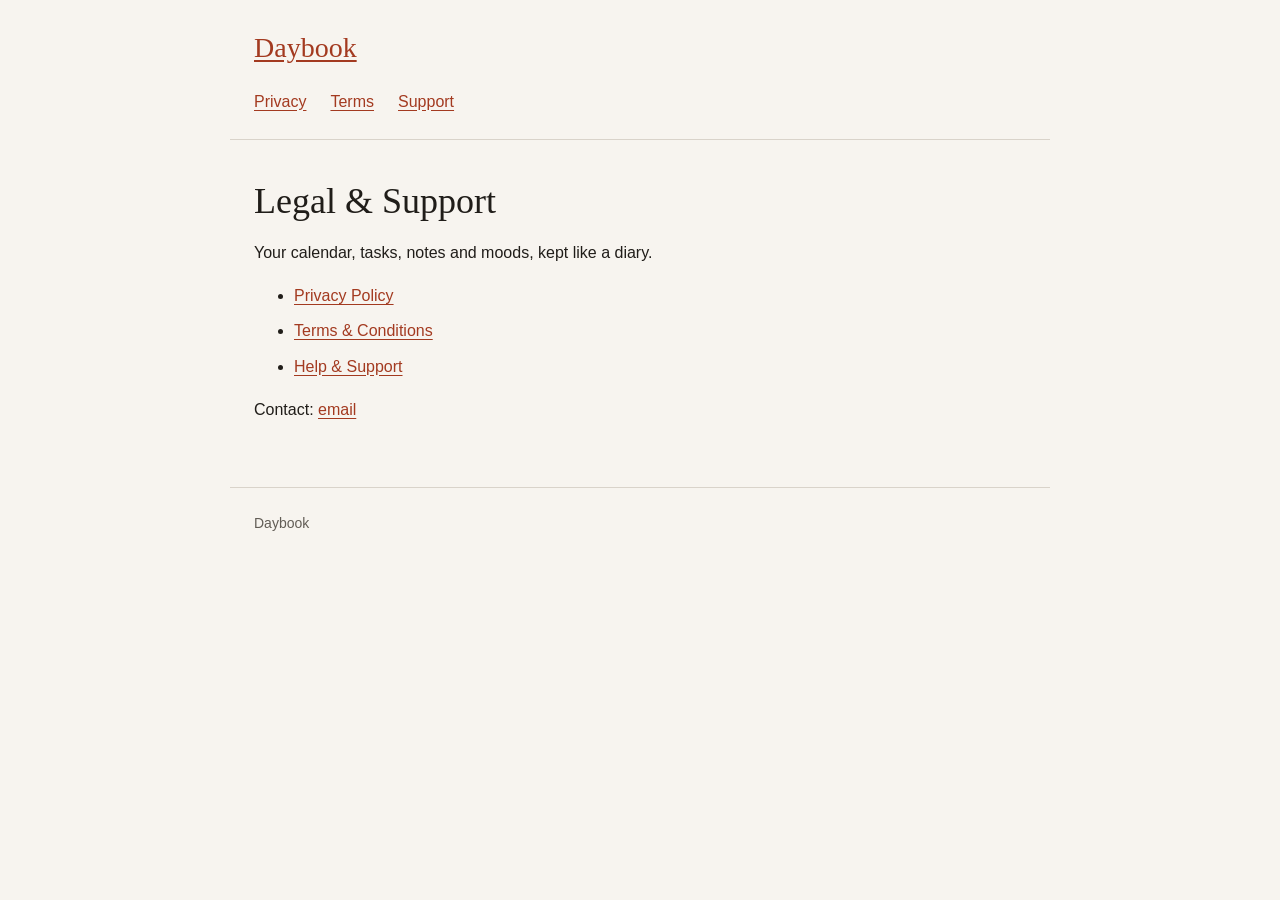
<file: index.html>
<!doctype html>
<html lang="en">
<head>
    <meta charset="utf-8">
    <meta name="viewport" content="width=device-width, initial-scale=1">
    <meta name="description" content="Privacy, terms and support for Daybook.">
    <title>Daybook Legal &amp; Support</title>
    <link rel="stylesheet" href="styles.css">
</head>
<body>
    <a class="skip" href="#content">Skip to content</a>
    <header>
        <a class="brand" href="index.html">Daybook</a>
        <nav aria-label="Legal pages">
            <a href="privacy-policy.html">Privacy</a>
            <a href="terms.html">Terms</a>
            <a href="support.html">Support</a>
        </nav>
    </header>
    <main id="content">
        <h1>Legal &amp; Support</h1>
        <p>Your calendar, tasks, notes and moods, kept like a diary.</p>
        <ul>
            <li><a href="privacy-policy.html">Privacy Policy</a></li>
            <li><a href="terms.html">Terms &amp; Conditions</a></li>
            <li><a href="support.html">Help &amp; Support</a></li>
        </ul>
        <p>Contact: <a href="mailto:bohomolnyi.dev@gmail.com">email</a></p>
    </main>
    <footer>Daybook</footer>
</body>
</html>
</file>
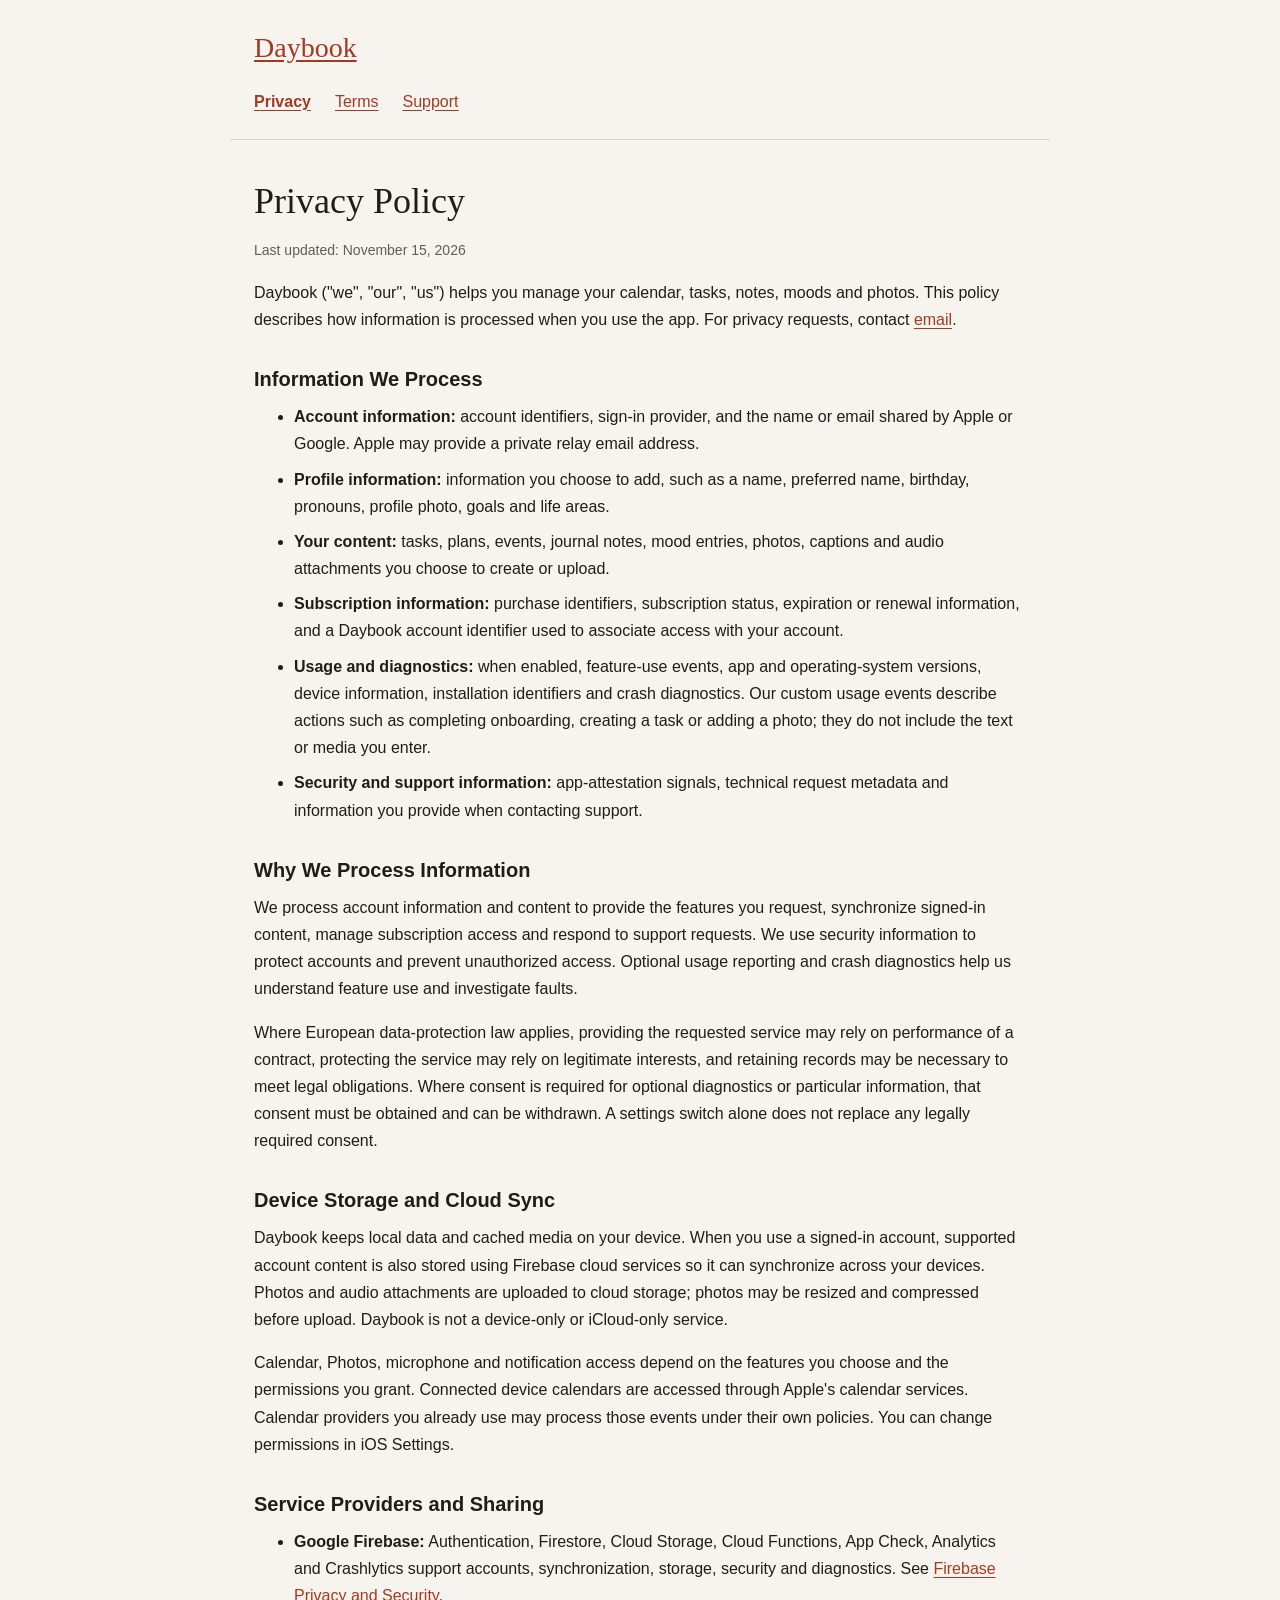
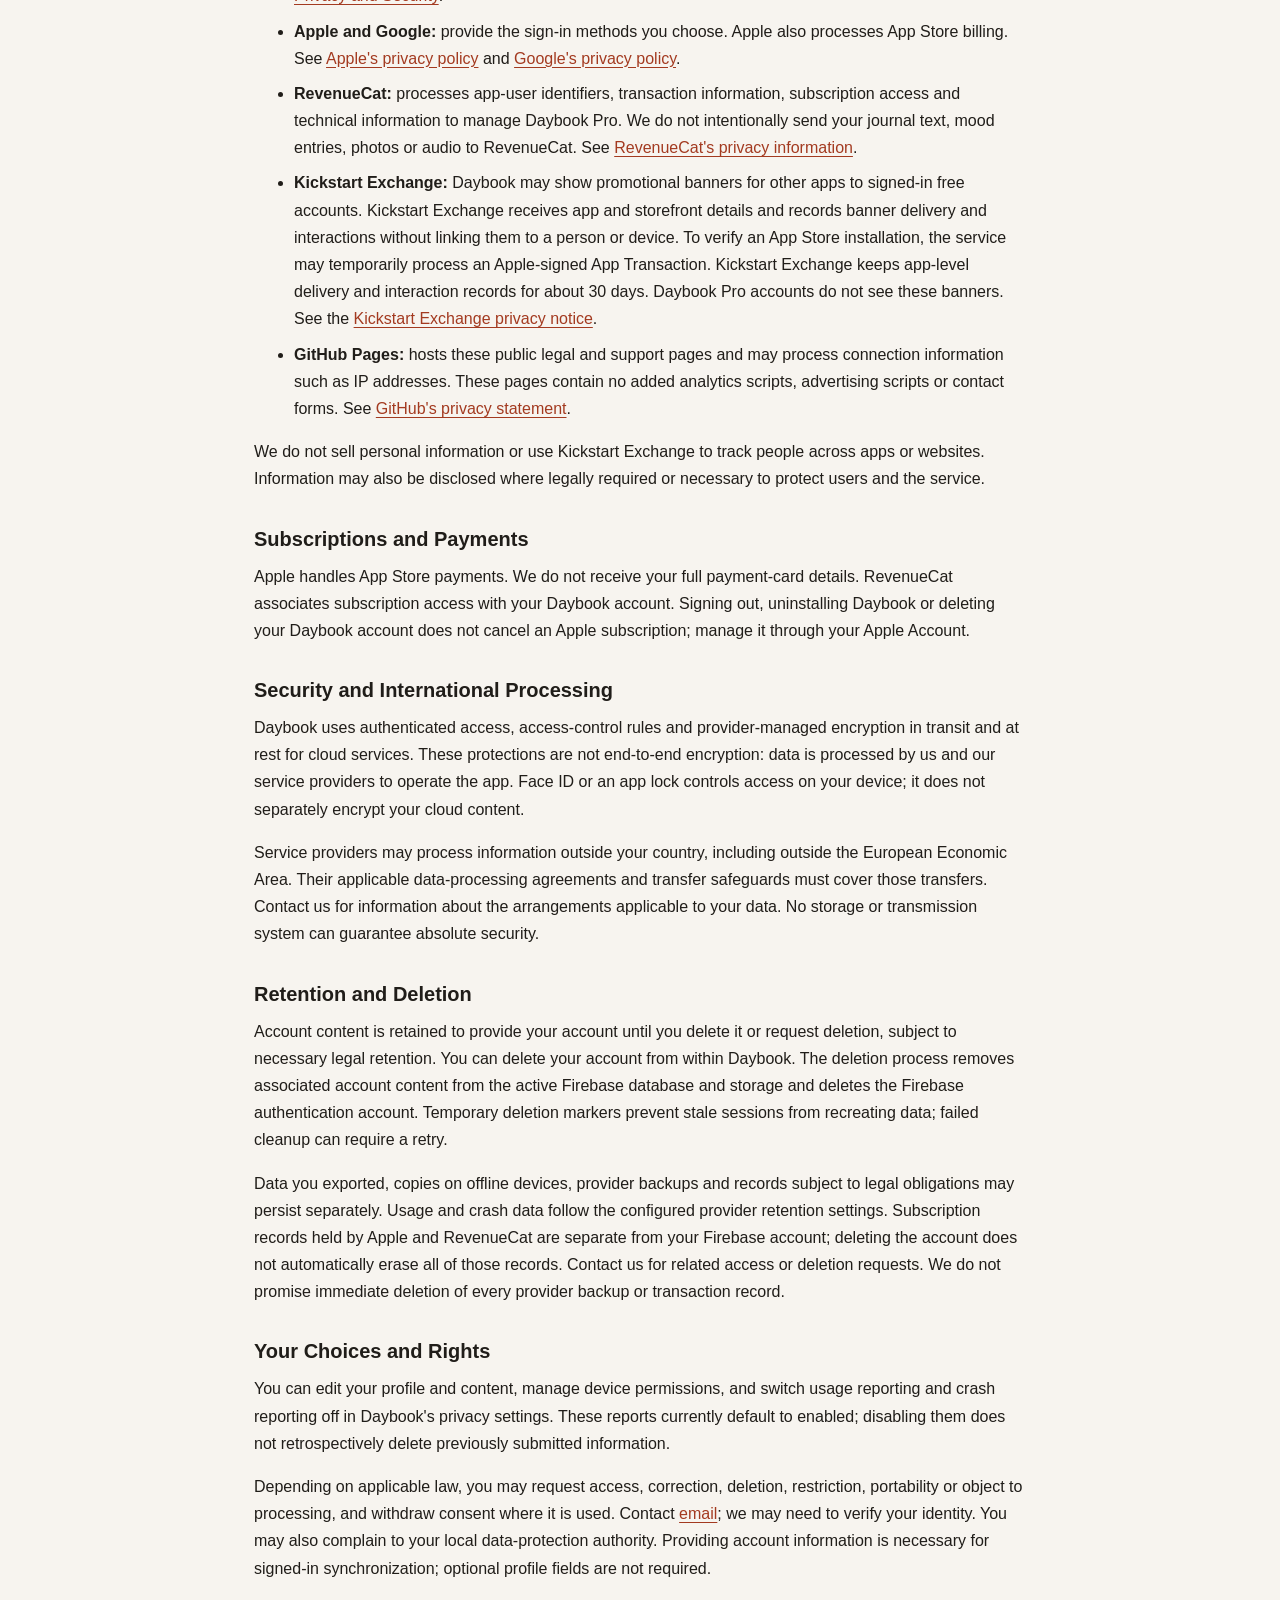
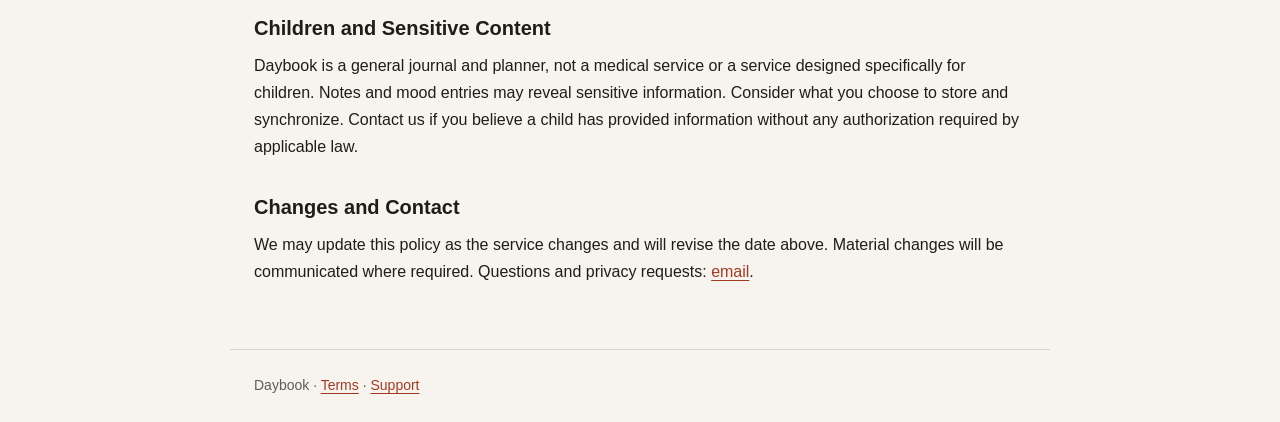
<file: privacy-policy.html>
<!doctype html>
<html lang="en">
<head>
    <meta charset="utf-8">
    <meta name="viewport" content="width=device-width, initial-scale=1">
    <meta name="description" content="How Daybook processes account details, journal content, subscriptions and diagnostics.">
    <title>Daybook Privacy Policy</title>
    <link rel="stylesheet" href="styles.css">
</head>
<body>
    <a class="skip" href="#content">Skip to content</a>
    <header>
        <a class="brand" href="index.html">Daybook</a>
        <nav aria-label="Legal pages">
            <a href="privacy-policy.html" aria-current="page">Privacy</a>
            <a href="terms.html">Terms</a>
            <a href="support.html">Support</a>
        </nav>
    </header>
    <main id="content">
        <h1>Privacy Policy</h1>
        <p class="meta">Last updated: November 15, 2026</p>
        <p>Daybook ("we", "our", "us") helps you manage your calendar, tasks, notes, moods and photos. This policy describes how information is processed when you use the app. For privacy requests, contact <a href="mailto:bohomolnyi.dev@gmail.com">email</a>.</p>

        <h2>Information We Process</h2>
        <ul>
            <li><strong>Account information:</strong> account identifiers, sign-in provider, and the name or email shared by Apple or Google. Apple may provide a private relay email address.</li>
            <li><strong>Profile information:</strong> information you choose to add, such as a name, preferred name, birthday, pronouns, profile photo, goals and life areas.</li>
            <li><strong>Your content:</strong> tasks, plans, events, journal notes, mood entries, photos, captions and audio attachments you choose to create or upload.</li>
            <li><strong>Subscription information:</strong> purchase identifiers, subscription status, expiration or renewal information, and a Daybook account identifier used to associate access with your account.</li>
            <li><strong>Usage and diagnostics:</strong> when enabled, feature-use events, app and operating-system versions, device information, installation identifiers and crash diagnostics. Our custom usage events describe actions such as completing onboarding, creating a task or adding a photo; they do not include the text or media you enter.</li>
            <li><strong>Security and support information:</strong> app-attestation signals, technical request metadata and information you provide when contacting support.</li>
        </ul>

        <h2>Why We Process Information</h2>
        <p>We process account information and content to provide the features you request, synchronize signed-in content, manage subscription access and respond to support requests. We use security information to protect accounts and prevent unauthorized access. Optional usage reporting and crash diagnostics help us understand feature use and investigate faults.</p>
        <p>Where European data-protection law applies, providing the requested service may rely on performance of a contract, protecting the service may rely on legitimate interests, and retaining records may be necessary to meet legal obligations. Where consent is required for optional diagnostics or particular information, that consent must be obtained and can be withdrawn. A settings switch alone does not replace any legally required consent.</p>

        <h2>Device Storage and Cloud Sync</h2>
        <p>Daybook keeps local data and cached media on your device. When you use a signed-in account, supported account content is also stored using Firebase cloud services so it can synchronize across your devices. Photos and audio attachments are uploaded to cloud storage; photos may be resized and compressed before upload. Daybook is not a device-only or iCloud-only service.</p>
        <p>Calendar, Photos, microphone and notification access depend on the features you choose and the permissions you grant. Connected device calendars are accessed through Apple's calendar services. Calendar providers you already use may process those events under their own policies. You can change permissions in iOS Settings.</p>

        <h2>Service Providers and Sharing</h2>
        <ul>
            <li><strong>Google Firebase:</strong> Authentication, Firestore, Cloud Storage, Cloud Functions, App Check, Analytics and Crashlytics support accounts, synchronization, storage, security and diagnostics. See <a href="https://firebase.google.com/support/privacy">Firebase Privacy and Security</a>.</li>
            <li><strong>Apple and Google:</strong> provide the sign-in methods you choose. Apple also processes App Store billing. See <a href="https://www.apple.com/legal/privacy/">Apple's privacy policy</a> and <a href="https://policies.google.com/privacy">Google's privacy policy</a>.</li>
            <li><strong>RevenueCat:</strong> processes app-user identifiers, transaction information, subscription access and technical information to manage Daybook Pro. We do not intentionally send your journal text, mood entries, photos or audio to RevenueCat. See <a href="https://www.revenuecat.com/privacy">RevenueCat's privacy information</a>.</li>
            <li><strong>Kickstart Exchange:</strong> Daybook may show promotional banners for other apps to signed-in free accounts. Kickstart Exchange receives app and storefront details and records banner delivery and interactions without linking them to a person or device. To verify an App Store installation, the service may temporarily process an Apple-signed App Transaction. Kickstart Exchange keeps app-level delivery and interaction records for about 30 days. Daybook Pro accounts do not see these banners. See the <a href="https://exchange.kickstart.tools/privacy">Kickstart Exchange privacy notice</a>.</li>
            <li><strong>GitHub Pages:</strong> hosts these public legal and support pages and may process connection information such as IP addresses. These pages contain no added analytics scripts, advertising scripts or contact forms. See <a href="https://docs.github.com/en/site-policy/privacy-policies/github-general-privacy-statement">GitHub's privacy statement</a>.</li>
        </ul>
        <p>We do not sell personal information or use Kickstart Exchange to track people across apps or websites. Information may also be disclosed where legally required or necessary to protect users and the service.</p>

        <h2>Subscriptions and Payments</h2>
        <p>Apple handles App Store payments. We do not receive your full payment-card details. RevenueCat associates subscription access with your Daybook account. Signing out, uninstalling Daybook or deleting your Daybook account does not cancel an Apple subscription; manage it through your Apple Account.</p>

        <h2>Security and International Processing</h2>
        <p>Daybook uses authenticated access, access-control rules and provider-managed encryption in transit and at rest for cloud services. These protections are not end-to-end encryption: data is processed by us and our service providers to operate the app. Face ID or an app lock controls access on your device; it does not separately encrypt your cloud content.</p>
        <p>Service providers may process information outside your country, including outside the European Economic Area. Their applicable data-processing agreements and transfer safeguards must cover those transfers. Contact us for information about the arrangements applicable to your data. No storage or transmission system can guarantee absolute security.</p>

        <h2>Retention and Deletion</h2>
        <p>Account content is retained to provide your account until you delete it or request deletion, subject to necessary legal retention. You can delete your account from within Daybook. The deletion process removes associated account content from the active Firebase database and storage and deletes the Firebase authentication account. Temporary deletion markers prevent stale sessions from recreating data; failed cleanup can require a retry.</p>
        <p>Data you exported, copies on offline devices, provider backups and records subject to legal obligations may persist separately. Usage and crash data follow the configured provider retention settings. Subscription records held by Apple and RevenueCat are separate from your Firebase account; deleting the account does not automatically erase all of those records. Contact us for related access or deletion requests. We do not promise immediate deletion of every provider backup or transaction record.</p>

        <h2>Your Choices and Rights</h2>
        <p>You can edit your profile and content, manage device permissions, and switch usage reporting and crash reporting off in Daybook's privacy settings. These reports currently default to enabled; disabling them does not retrospectively delete previously submitted information.</p>
        <p>Depending on applicable law, you may request access, correction, deletion, restriction, portability or object to processing, and withdraw consent where it is used. Contact <a href="mailto:bohomolnyi.dev@gmail.com">email</a>; we may need to verify your identity. You may also complain to your local data-protection authority. Providing account information is necessary for signed-in synchronization; optional profile fields are not required.</p>

        <h2>Children and Sensitive Content</h2>
        <p>Daybook is a general journal and planner, not a medical service or a service designed specifically for children. Notes and mood entries may reveal sensitive information. Consider what you choose to store and synchronize. Contact us if you believe a child has provided information without any authorization required by applicable law.</p>

        <h2>Changes and Contact</h2>
        <p>We may update this policy as the service changes and will revise the date above. Material changes will be communicated where required. Questions and privacy requests: <a href="mailto:bohomolnyi.dev@gmail.com">email</a>.</p>
    </main>
    <footer>Daybook &middot; <a href="terms.html">Terms</a> &middot; <a href="support.html">Support</a></footer>
</body>
</html>
</file>
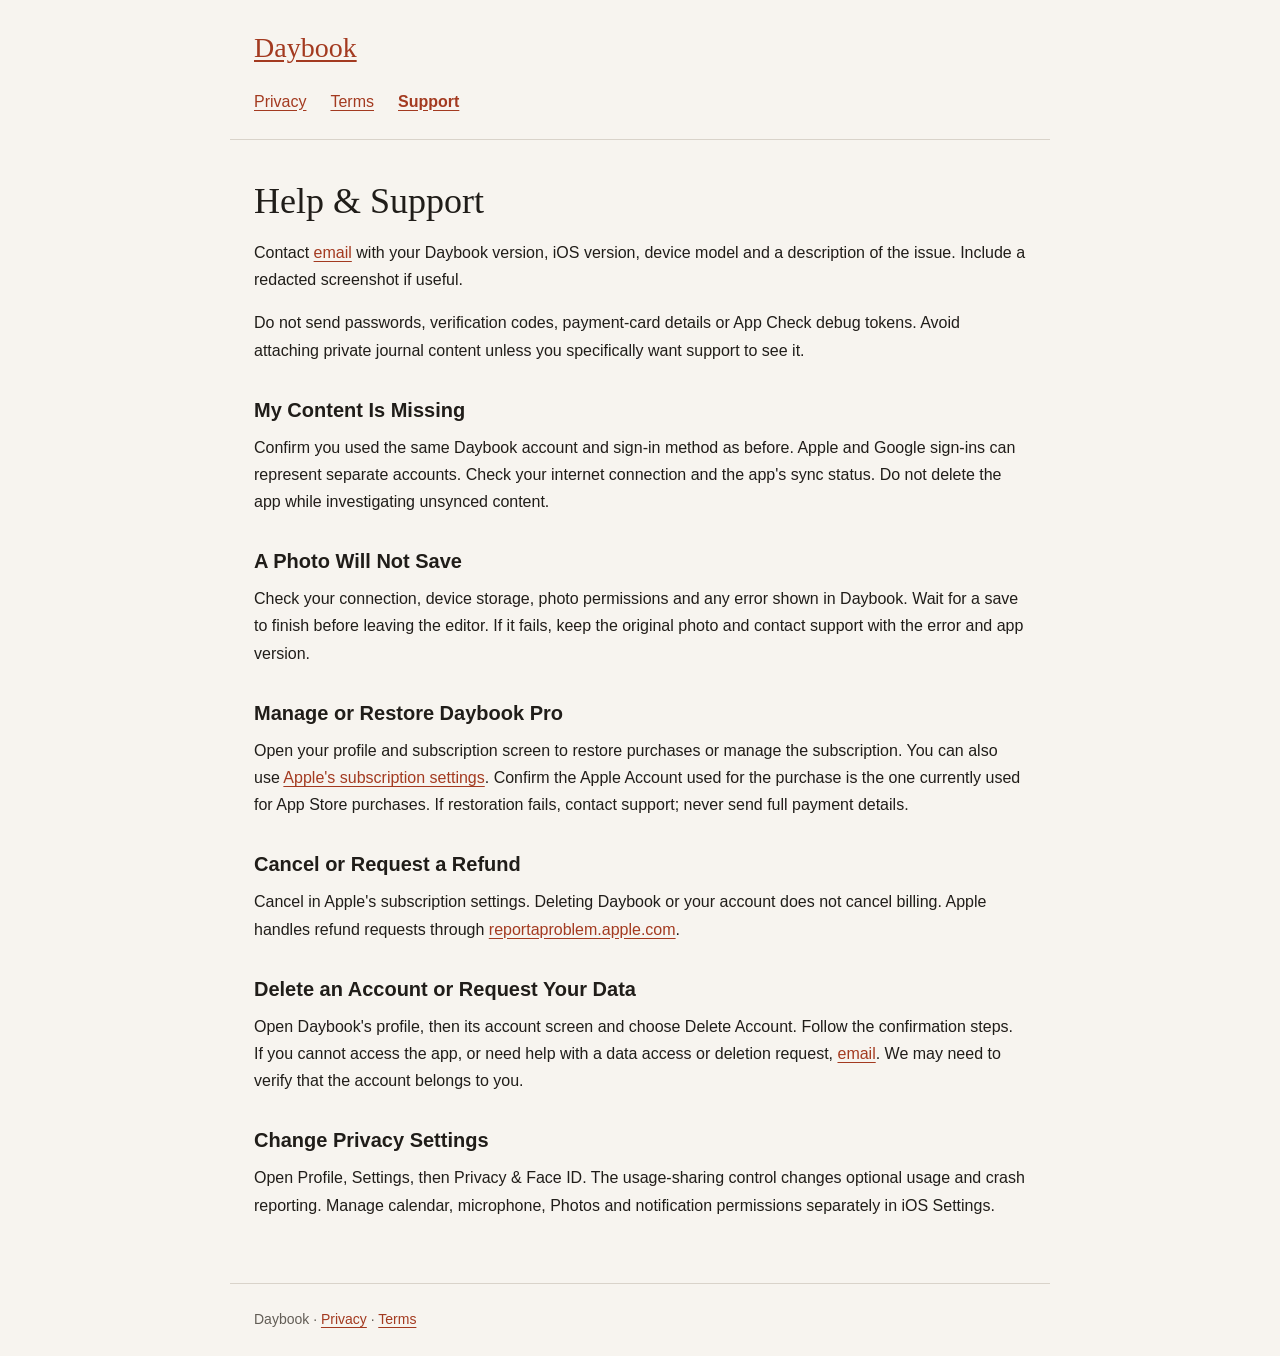
<file: support.html>
<!doctype html>
<html lang="en">
<head>
    <meta charset="utf-8">
    <meta name="viewport" content="width=device-width, initial-scale=1">
    <meta name="description" content="Get help with Daybook sign-in, cloud sync, photos, subscriptions and account deletion.">
    <title>Daybook Support</title>
    <link rel="stylesheet" href="styles.css">
</head>
<body>
    <a class="skip" href="#content">Skip to content</a>
    <header>
        <a class="brand" href="index.html">Daybook</a>
        <nav aria-label="Legal pages">
            <a href="privacy-policy.html">Privacy</a>
            <a href="terms.html">Terms</a>
            <a href="support.html" aria-current="page">Support</a>
        </nav>
    </header>
    <main id="content">
        <h1>Help &amp; Support</h1>
        <p>Contact <a href="mailto:bohomolnyi.dev@gmail.com?subject=Daybook%20support">email</a> with your Daybook version, iOS version, device model and a description of the issue. Include a redacted screenshot if useful.</p>
        <p>Do not send passwords, verification codes, payment-card details or App Check debug tokens. Avoid attaching private journal content unless you specifically want support to see it.</p>

        <h2>My Content Is Missing</h2>
        <p>Confirm you used the same Daybook account and sign-in method as before. Apple and Google sign-ins can represent separate accounts. Check your internet connection and the app's sync status. Do not delete the app while investigating unsynced content.</p>

        <h2>A Photo Will Not Save</h2>
        <p>Check your connection, device storage, photo permissions and any error shown in Daybook. Wait for a save to finish before leaving the editor. If it fails, keep the original photo and contact support with the error and app version.</p>

        <h2>Manage or Restore Daybook Pro</h2>
        <p>Open your profile and subscription screen to restore purchases or manage the subscription. You can also use <a href="https://apps.apple.com/account/subscriptions">Apple's subscription settings</a>. Confirm the Apple Account used for the purchase is the one currently used for App Store purchases. If restoration fails, contact support; never send full payment details.</p>

        <h2>Cancel or Request a Refund</h2>
        <p>Cancel in Apple's subscription settings. Deleting Daybook or your account does not cancel billing. Apple handles refund requests through <a href="https://reportaproblem.apple.com/">reportaproblem.apple.com</a>.</p>

        <h2>Delete an Account or Request Your Data</h2>
        <p>Open Daybook's profile, then its account screen and choose Delete Account. Follow the confirmation steps. If you cannot access the app, or need help with a data access or deletion request, <a href="mailto:bohomolnyi.dev@gmail.com?subject=Daybook%20privacy%20request">email</a>. We may need to verify that the account belongs to you.</p>

        <h2>Change Privacy Settings</h2>
        <p>Open Profile, Settings, then Privacy &amp; Face ID. The usage-sharing control changes optional usage and crash reporting. Manage calendar, microphone, Photos and notification permissions separately in iOS Settings.</p>
    </main>
    <footer>Daybook &middot; <a href="privacy-policy.html">Privacy</a> &middot; <a href="terms.html">Terms</a></footer>
</body>
</html>
</file>
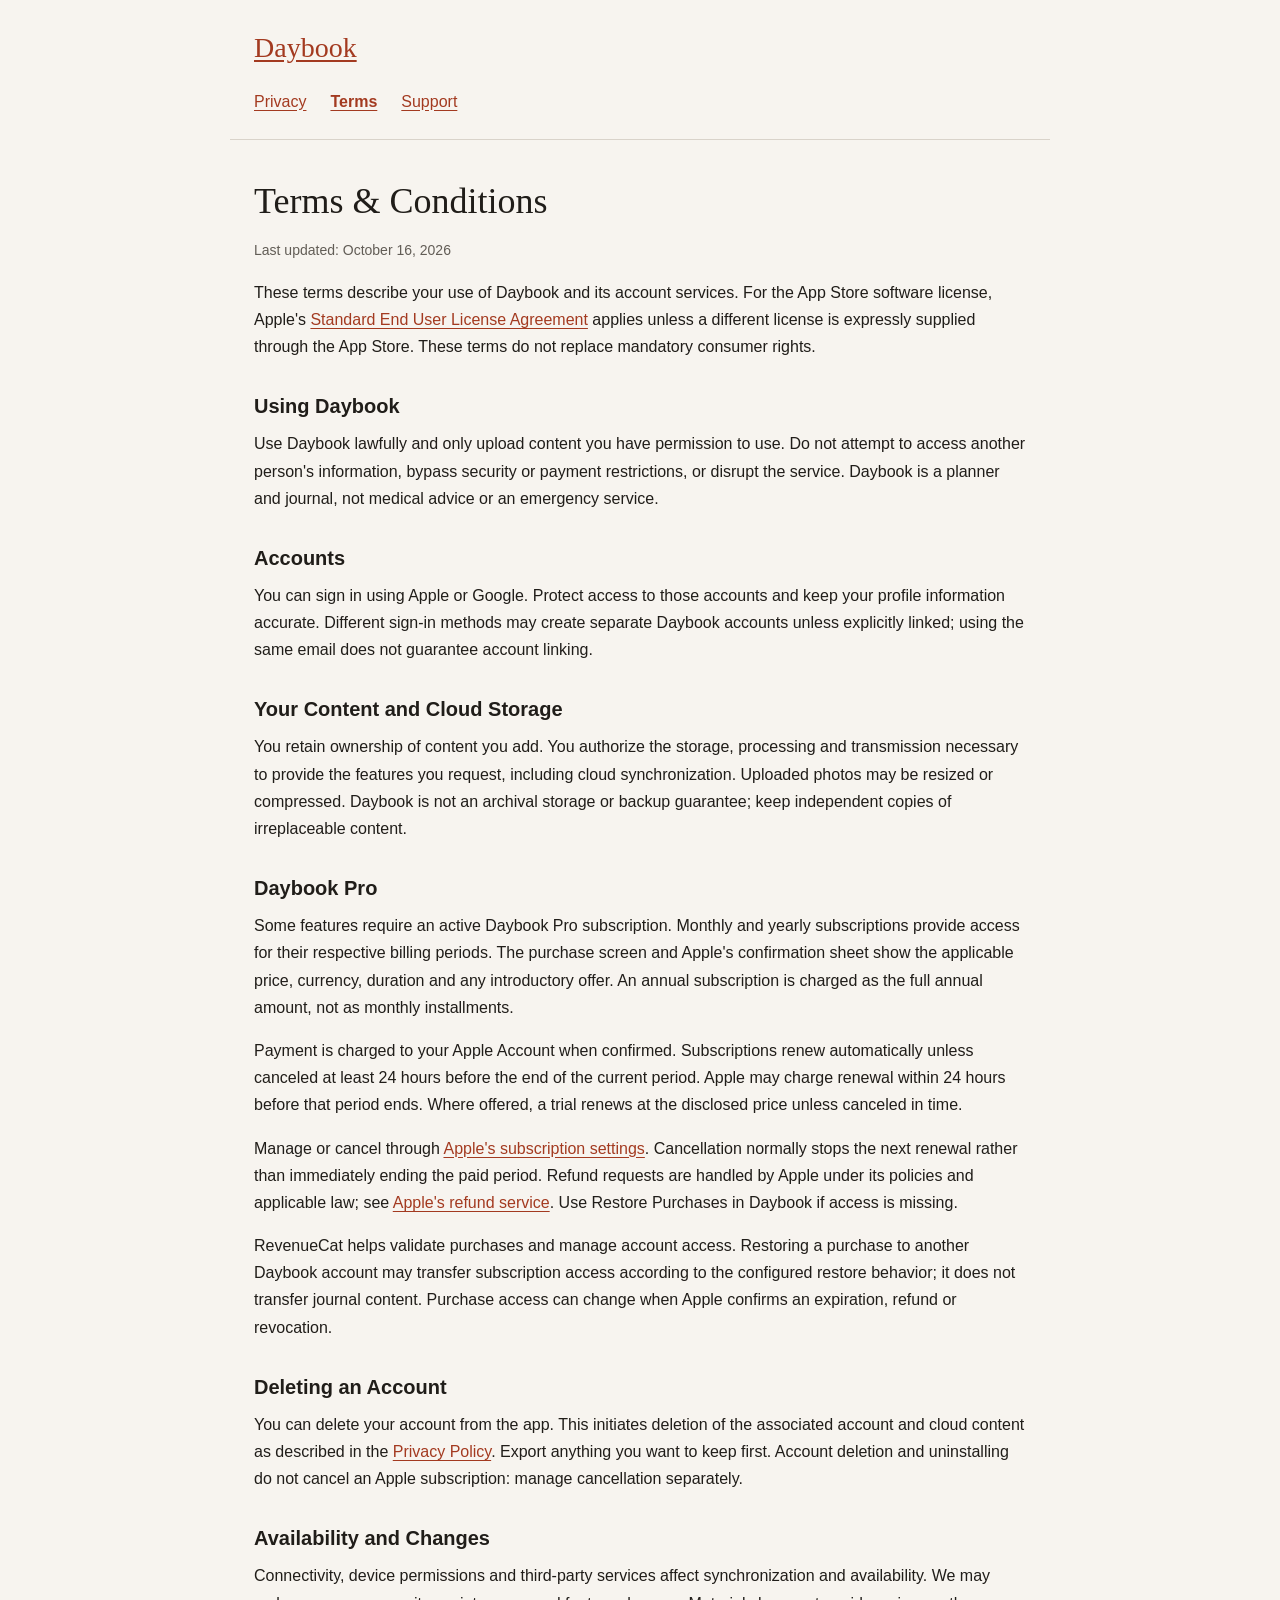
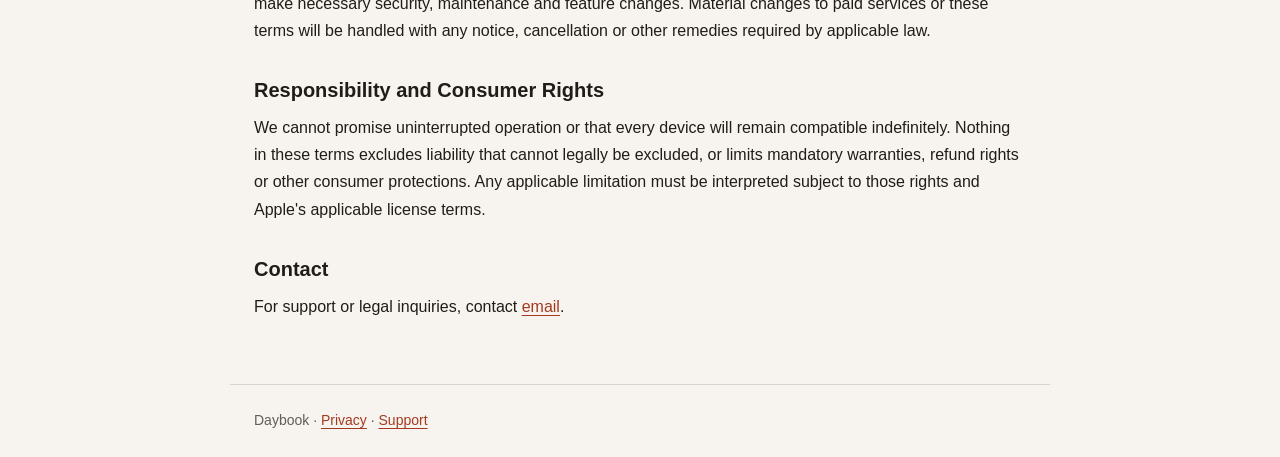
<file: terms.html>
<!doctype html>
<html lang="en">
<head>
    <meta charset="utf-8">
    <meta name="viewport" content="width=device-width, initial-scale=1">
    <meta name="description" content="Terms for Daybook accounts, content and Daybook Pro subscriptions.">
    <title>Daybook Terms &amp; Conditions</title>
    <link rel="stylesheet" href="styles.css">
</head>
<body>
    <a class="skip" href="#content">Skip to content</a>
    <header>
        <a class="brand" href="index.html">Daybook</a>
        <nav aria-label="Legal pages">
            <a href="privacy-policy.html">Privacy</a>
            <a href="terms.html" aria-current="page">Terms</a>
            <a href="support.html">Support</a>
        </nav>
    </header>
    <main id="content">
        <h1>Terms &amp; Conditions</h1>
        <p class="meta">Last updated: October 16, 2026</p>
        <p>These terms describe your use of Daybook and its account services. For the App Store software license, Apple's <a href="https://www.apple.com/legal/internet-services/itunes/dev/stdeula/">Standard End User License Agreement</a> applies unless a different license is expressly supplied through the App Store. These terms do not replace mandatory consumer rights.</p>

        <h2>Using Daybook</h2>
        <p>Use Daybook lawfully and only upload content you have permission to use. Do not attempt to access another person's information, bypass security or payment restrictions, or disrupt the service. Daybook is a planner and journal, not medical advice or an emergency service.</p>

        <h2>Accounts</h2>
        <p>You can sign in using Apple or Google. Protect access to those accounts and keep your profile information accurate. Different sign-in methods may create separate Daybook accounts unless explicitly linked; using the same email does not guarantee account linking.</p>

        <h2>Your Content and Cloud Storage</h2>
        <p>You retain ownership of content you add. You authorize the storage, processing and transmission necessary to provide the features you request, including cloud synchronization. Uploaded photos may be resized or compressed. Daybook is not an archival storage or backup guarantee; keep independent copies of irreplaceable content.</p>

        <h2>Daybook Pro</h2>
        <p>Some features require an active Daybook Pro subscription. Monthly and yearly subscriptions provide access for their respective billing periods. The purchase screen and Apple's confirmation sheet show the applicable price, currency, duration and any introductory offer. An annual subscription is charged as the full annual amount, not as monthly installments.</p>
        <p>Payment is charged to your Apple Account when confirmed. Subscriptions renew automatically unless canceled at least 24 hours before the end of the current period. Apple may charge renewal within 24 hours before that period ends. Where offered, a trial renews at the disclosed price unless canceled in time.</p>
        <p>Manage or cancel through <a href="https://apps.apple.com/account/subscriptions">Apple's subscription settings</a>. Cancellation normally stops the next renewal rather than immediately ending the paid period. Refund requests are handled by Apple under its policies and applicable law; see <a href="https://reportaproblem.apple.com/">Apple's refund service</a>. Use Restore Purchases in Daybook if access is missing.</p>
        <p>RevenueCat helps validate purchases and manage account access. Restoring a purchase to another Daybook account may transfer subscription access according to the configured restore behavior; it does not transfer journal content. Purchase access can change when Apple confirms an expiration, refund or revocation.</p>

        <h2>Deleting an Account</h2>
        <p>You can delete your account from the app. This initiates deletion of the associated account and cloud content as described in the <a href="privacy-policy.html">Privacy Policy</a>. Export anything you want to keep first. Account deletion and uninstalling do not cancel an Apple subscription: manage cancellation separately.</p>

        <h2>Availability and Changes</h2>
        <p>Connectivity, device permissions and third-party services affect synchronization and availability. We may make necessary security, maintenance and feature changes. Material changes to paid services or these terms will be handled with any notice, cancellation or other remedies required by applicable law.</p>

        <h2>Responsibility and Consumer Rights</h2>
        <p>We cannot promise uninterrupted operation or that every device will remain compatible indefinitely. Nothing in these terms excludes liability that cannot legally be excluded, or limits mandatory warranties, refund rights or other consumer protections. Any applicable limitation must be interpreted subject to those rights and Apple's applicable license terms.</p>

        <h2>Contact</h2>
        <p>For support or legal inquiries, contact <a href="mailto:bohomolnyi.dev@gmail.com">email</a>.</p>
    </main>
    <footer>Daybook &middot; <a href="privacy-policy.html">Privacy</a> &middot; <a href="support.html">Support</a></footer>
</body>
</html>
</file>
<file: styles.css>
:root {
    color-scheme: light dark;
    --paper: #f7f4ef;
    --ink: #201d19;
    --muted: #625d56;
    --rule: #d9d3ca;
    --link: #a33a20;
}

* { box-sizing: border-box; }

body {
    margin: 0;
    background: var(--paper);
    color: var(--ink);
    font-family: -apple-system, BlinkMacSystemFont, "Segoe UI", sans-serif;
    line-height: 1.7;
    overflow-wrap: anywhere;
}

header, main, footer {
    max-width: 820px;
    margin: 0 auto;
    padding: 24px;
}

header { border-bottom: 1px solid var(--rule); }
main { padding-top: 40px; padding-bottom: 48px; }
footer { border-top: 1px solid var(--rule); color: var(--muted); font-size: 14px; }
nav { display: flex; flex-wrap: wrap; gap: 10px 24px; }
nav a[aria-current="page"] { font-weight: 700; }
.brand { display: inline-block; margin-bottom: 16px; font-family: Georgia, serif; font-size: 28px; }
h1 { font-family: Georgia, serif; font-size: 36px; font-weight: 400; line-height: 1.2; margin: 0 0 16px; }
h2 { font-size: 20px; line-height: 1.4; margin: 32px 0 10px; }
p, ul { margin: 0 0 16px; }
li + li { margin-top: 8px; }
a { color: var(--link); text-underline-offset: 3px; }
a:hover { text-decoration-thickness: 2px; }
a:focus-visible { outline: 2px solid var(--link); outline-offset: 4px; }
.meta { color: var(--muted); font-size: 14px; }
.draft { border-left: 3px solid var(--link); padding-left: 16px; margin-bottom: 28px; }
.skip { position: absolute; left: 12px; top: -100px; background: var(--paper); padding: 8px; }
.skip:focus { top: 8px; }

@media (prefers-color-scheme: dark) {
    :root {
        --paper: #201f1d;
        --ink: #f4f1ec;
        --muted: #c1bab1;
        --rule: #49443d;
        --link: #ffad8b;
    }
}

@media (max-width: 480px) {
    header, main, footer { padding-left: 20px; padding-right: 20px; }
    h1 { font-size: 30px; }
}

@media print {
    :root { --paper: white; --ink: black; --muted: #444; --rule: #ccc; --link: black; }
    nav, .skip { display: none; }
    header, main, footer { max-width: none; padding: 12px 0; }
    h2 { break-after: avoid; }
}
</file>
